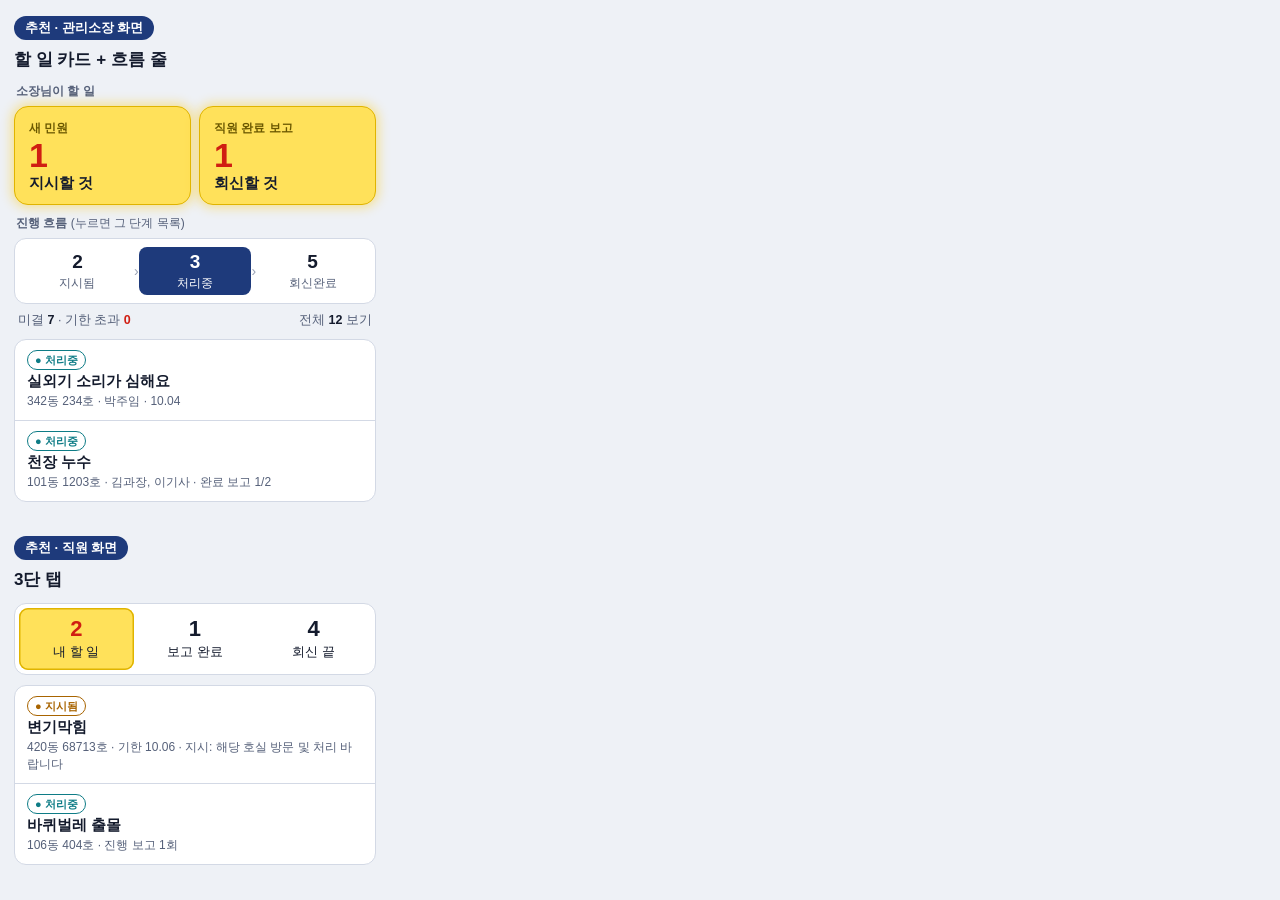
<file: mockups/status-best.html>
<!doctype html><html lang="ko"><head><meta charset="utf-8"><meta name="viewport" content="width=device-width,initial-scale=1">
<style>
:root{--accent:#1E3A7B;--ink:#141B2D;--muted:#556079;--line:#D3D9E5;--bg:#EEF1F6;--y:#FFE15A;--yb:#E0B400;--red:#D01E12}
*{box-sizing:border-box}body{margin:0;background:var(--bg);font-family:"IBM Plex Sans KR","Noto Sans KR",sans-serif;color:var(--ink)}
.opt{width:390px;padding:16px 14px 18px;background:var(--bg)}
.tag{display:inline-block;background:var(--accent);color:#fff;font-weight:700;font-size:13px;border-radius:999px;padding:3px 11px;margin-bottom:6px}
h2{margin:2px 0 12px;font-size:17px}
.cap{font-size:12px;color:var(--muted);margin:2px 2px 6px;font-weight:600}
.todo{display:grid;grid-template-columns:1fr 1fr;gap:8px;margin-bottom:10px}
.big{background:var(--y);border:1.5px solid var(--yb);border-radius:14px;padding:11px 14px;box-shadow:0 0 12px 2px rgba(255,200,0,.45)}
.big small{font-size:12px;color:#6B5800;font-weight:600}.big b{display:block;font-size:34px;color:var(--red);line-height:1.1}.big span{font-size:14.5px;font-weight:700}
.big em{font-style:normal;font-size:11.5px;color:var(--red);font-weight:700;margin-left:4px}
.flow{display:flex;align-items:center;background:#fff;border:1px solid var(--line);border-radius:12px;padding:8px 6px}
.fs{flex:1;text-align:center;border-radius:8px;padding:4px 2px}.fs b{display:block;font-size:19px}.fs span{font-size:11.5px;color:var(--muted)}
.fs.on{background:var(--accent)}.fs.on b,.fs.on span{color:#fff}
.ar{color:#9AA3B5;font-size:14px}
.tot{display:flex;justify-content:space-between;font-size:12.5px;color:var(--muted);margin:8px 4px 10px}.tot b{color:var(--ink)}
.list{background:#fff;border:1px solid var(--line);border-radius:12px}
.it{padding:10px 12px;border-bottom:1px solid var(--line);font-size:13px}.it:last-child{border-bottom:0}.it b{display:block;font-size:14.5px;margin:2px 0}.it .m{color:var(--muted);font-size:12px}
.pill{display:inline-flex;border:1px solid currentColor;border-radius:999px;padding:0 7px;font-size:11px;font-weight:600;line-height:18px}
/* staff */
.tabs{display:grid;grid-template-columns:repeat(3,1fr);background:#fff;border:1px solid var(--line);border-radius:12px;padding:4px;gap:4px;margin-bottom:10px}
.tab{border-radius:9px;padding:9px 4px;text-align:center}.tab b{display:block;font-size:22px;line-height:1.1}.tab span{font-size:12.5px}
.tab.on{background:var(--y);box-shadow:inset 0 0 0 1.5px var(--yb)}.tab.on b{color:var(--red)}
</style></head><body>
<section class="opt" id="m">
  <span class="tag">추천 · 관리소장 화면</span><h2>할 일 카드 + 흐름 줄</h2>
  <div class="cap">소장님이 할 일</div>
  <div class="todo">
    <div class="big"><small>새 민원</small><b>1</b><span>지시할 것</span></div>
    <div class="big"><small>직원 완료 보고</small><b>1</b><span>회신할 것</span></div>
  </div>
  <div class="cap">진행 흐름 <span style="font-weight:400">(누르면 그 단계 목록)</span></div>
  <div class="flow">
    <div class="fs"><b>2</b><span>지시됨</span></div><span class="ar">›</span>
    <div class="fs on"><b>3</b><span>처리중</span></div><span class="ar">›</span>
    <div class="fs"><b>5</b><span>회신완료</span></div>
  </div>
  <div class="tot"><span>미결 <b>7</b> · 기한 초과 <b style="color:#D01E12">0</b></span><span>전체 <b>12</b> 보기</span></div>
  <div class="list">
    <div class="it"><span class="pill" style="color:#0E7C86">● 처리중</span><b>실외기 소리가 심해요</b><span class="m">342동 234호 · 박주임 · 10.04</span></div>
    <div class="it"><span class="pill" style="color:#0E7C86">● 처리중</span><b>천장 누수</b><span class="m">101동 1203호 · 김과장, 이기사 · 완료 보고 1/2</span></div>
  </div>
</section>
<section class="opt" id="s">
  <span class="tag">추천 · 직원 화면</span><h2>3단 탭</h2>
  <div class="tabs">
    <div class="tab on"><b>2</b><span>내 할 일</span></div>
    <div class="tab"><b>1</b><span>보고 완료</span></div>
    <div class="tab"><b>4</b><span>회신 끝</span></div>
  </div>
  <div class="list">
    <div class="it"><span class="pill" style="color:#A86400">● 지시됨</span><b>변기막힘</b><span class="m">420동 68713호 · 기한 10.06 · 지시: 해당 호실 방문 및 처리 바랍니다</span></div>
    <div class="it"><span class="pill" style="color:#0E7C86">● 처리중</span><b>바퀴벌레 출몰</b><span class="m">106동 404호 · 진행 보고 1회</span></div>
  </div>
</section>
</body></html>
</file>
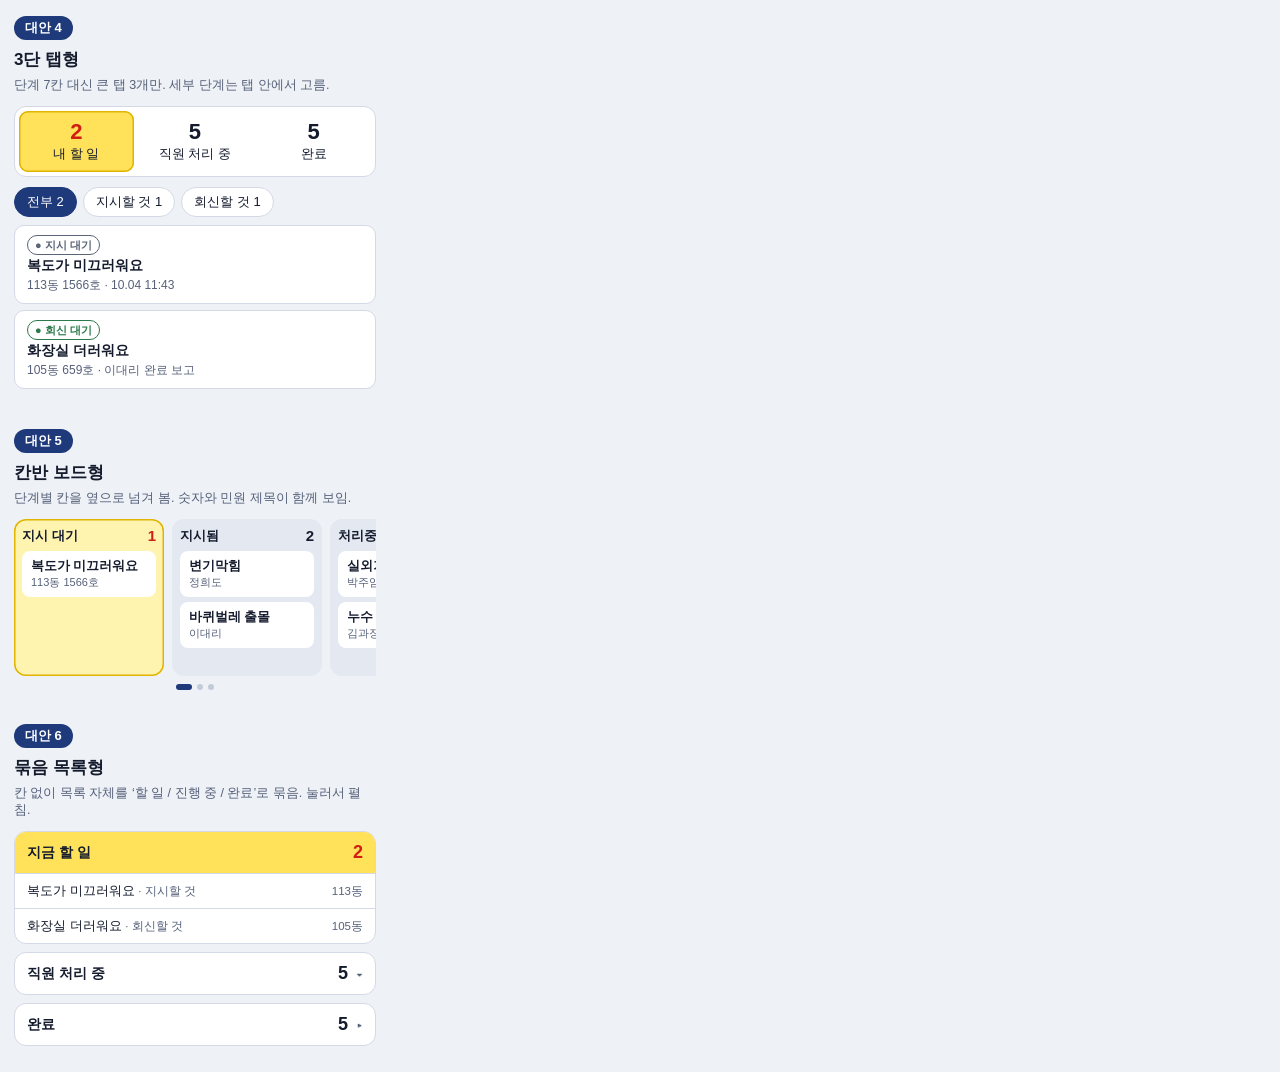
<file: mockups/status-options-2.html>
<!doctype html><html lang="ko"><head><meta charset="utf-8"><meta name="viewport" content="width=device-width,initial-scale=1">
<style>
:root{--accent:#1E3A7B;--ink:#141B2D;--muted:#556079;--line:#D3D9E5;--bg:#EEF1F6;--y:#FFE15A;--yb:#E0B400;--red:#D01E12}
*{box-sizing:border-box}body{margin:0;background:var(--bg);font-family:"IBM Plex Sans KR","Noto Sans KR",sans-serif;color:var(--ink)}
.opt{width:390px;padding:16px 14px 18px;background:var(--bg)}
.tag{display:inline-block;background:var(--accent);color:#fff;font-weight:700;font-size:13px;border-radius:999px;padding:3px 11px;margin-bottom:6px}
h2{margin:2px 0 12px;font-size:17px}.sub{font-size:12.5px;color:var(--muted);margin:-6px 0 12px}
.pill{display:inline-flex;align-items:center;gap:4px;border:1px solid currentColor;border-radius:999px;padding:0 7px;font-size:11px;font-weight:600;line-height:18px}
/* 4 탭형 */
.tabs{display:grid;grid-template-columns:repeat(3,1fr);background:#fff;border:1px solid var(--line);border-radius:12px;padding:4px;gap:4px}
.tab{border-radius:9px;padding:9px 4px;text-align:center}.tab b{display:block;font-size:22px;line-height:1.1}.tab span{font-size:12.5px}
.tab.on{background:var(--y);box-shadow:inset 0 0 0 1.5px var(--yb)}.tab.on b{color:var(--red)}
.subf{display:flex;gap:6px;margin:10px 0 8px}.sf{background:#fff;border:1px solid var(--line);border-radius:999px;padding:5px 12px;font-size:13px}.sf.on{background:var(--accent);color:#fff;border-color:var(--accent)}
.card{background:#fff;border:1px solid var(--line);border-radius:10px;padding:9px 12px;margin-bottom:6px;font-size:13px}.card b{font-size:14px;display:block;margin:2px 0}
.card .m{color:var(--muted);font-size:12px}
/* 5 칸반형 */
.board{display:flex;gap:8px;overflow:hidden}
.col{flex:0 0 150px;background:#E3E8F1;border-radius:12px;padding:8px}
.col h4{margin:0 0 6px;font-size:13px;display:flex;justify-content:space-between}.col h4 b{font-size:15px}
.col.me{background:#FFF3B0;box-shadow:inset 0 0 0 1.5px var(--yb)}.col.me h4 b{color:var(--red)}
.mini{background:#fff;border-radius:8px;padding:7px 9px;margin-bottom:5px;font-size:12px}.mini b{display:block;font-size:12.5px}.mini span{color:var(--muted);font-size:11px}
.more{font-size:11.5px;color:var(--muted);text-align:center}
.dots{display:flex;justify-content:center;gap:5px;margin-top:8px}.dots i{width:6px;height:6px;border-radius:50%;background:#C3CADA}.dots i.on{background:var(--accent);width:16px;border-radius:3px}
/* 6 묶음 목록형 */
.grp{background:#fff;border:1px solid var(--line);border-radius:12px;margin-bottom:8px;overflow:hidden}
.gh{display:flex;align-items:center;gap:8px;padding:10px 12px;font-weight:700;font-size:14px}
.gh .n{margin-left:auto;font-size:18px}.gh .ar{color:var(--muted);font-weight:400}
.grp.me .gh{background:var(--y)}.grp.me .n{color:var(--red)}
.it{border-top:1px solid var(--line);padding:8px 12px;font-size:13px;display:flex;justify-content:space-between;align-items:center}
.it .m{color:var(--muted);font-size:11.5px}
</style></head><body>

<section class="opt" id="d">
  <span class="tag">대안 4</span><h2>3단 탭형</h2><p class="sub">단계 7칸 대신 큰 탭 3개만. 세부 단계는 탭 안에서 고름.</p>
  <div class="tabs">
    <div class="tab on"><b>2</b><span>내 할 일</span></div>
    <div class="tab"><b>5</b><span>직원 처리 중</span></div>
    <div class="tab"><b>5</b><span>완료</span></div>
  </div>
  <div class="subf"><span class="sf on">전부 2</span><span class="sf">지시할 것 1</span><span class="sf">회신할 것 1</span></div>
  <div class="card"><span class="pill" style="color:#5A6478">● 지시 대기</span><b>복도가 미끄러워요</b><span class="m">113동 1566호 · 10.04 11:43</span></div>
  <div class="card"><span class="pill" style="color:#2B7A4B">● 회신 대기</span><b>화장실 더러워요</b><span class="m">105동 659호 · 이대리 완료 보고</span></div>
</section>

<section class="opt" id="e">
  <span class="tag">대안 5</span><h2>칸반 보드형</h2><p class="sub">단계별 칸을 옆으로 넘겨 봄. 숫자와 민원 제목이 함께 보임.</p>
  <div class="board">
    <div class="col me"><h4>지시 대기 <b>1</b></h4><div class="mini"><b>복도가 미끄러워요</b><span>113동 1566호</span></div></div>
    <div class="col"><h4>지시됨 <b>2</b></h4><div class="mini"><b>변기막힘</b><span>정희도</span></div><div class="mini"><b>바퀴벌레 출몰</b><span>이대리</span></div></div>
    <div class="col"><h4>처리중 <b>3</b></h4><div class="mini"><b>실외기 소음</b><span>박주임</span></div><div class="mini"><b>누수</b><span>김과장</span></div><div class="more">+1건</div></div>
  </div>
  <div class="dots"><i class="on"></i><i></i><i></i></div>
</section>

<section class="opt" id="f">
  <span class="tag">대안 6</span><h2>묶음 목록형</h2><p class="sub">칸 없이 목록 자체를 ‘할 일 / 진행 중 / 완료’로 묶음. 눌러서 펼침.</p>
  <div class="grp me"><div class="gh">지금 할 일 <span class="n">2</span></div>
    <div class="it"><span>복도가 미끄러워요 <span class="m">· 지시할 것</span></span><span class="m">113동</span></div>
    <div class="it"><span>화장실 더러워요 <span class="m">· 회신할 것</span></span><span class="m">105동</span></div></div>
  <div class="grp"><div class="gh">직원 처리 중 <span class="n">5</span><span class="ar">▾</span></div></div>
  <div class="grp"><div class="gh">완료 <span class="n">5</span><span class="ar">▸</span></div></div>
</section>
</body></html>
</file>
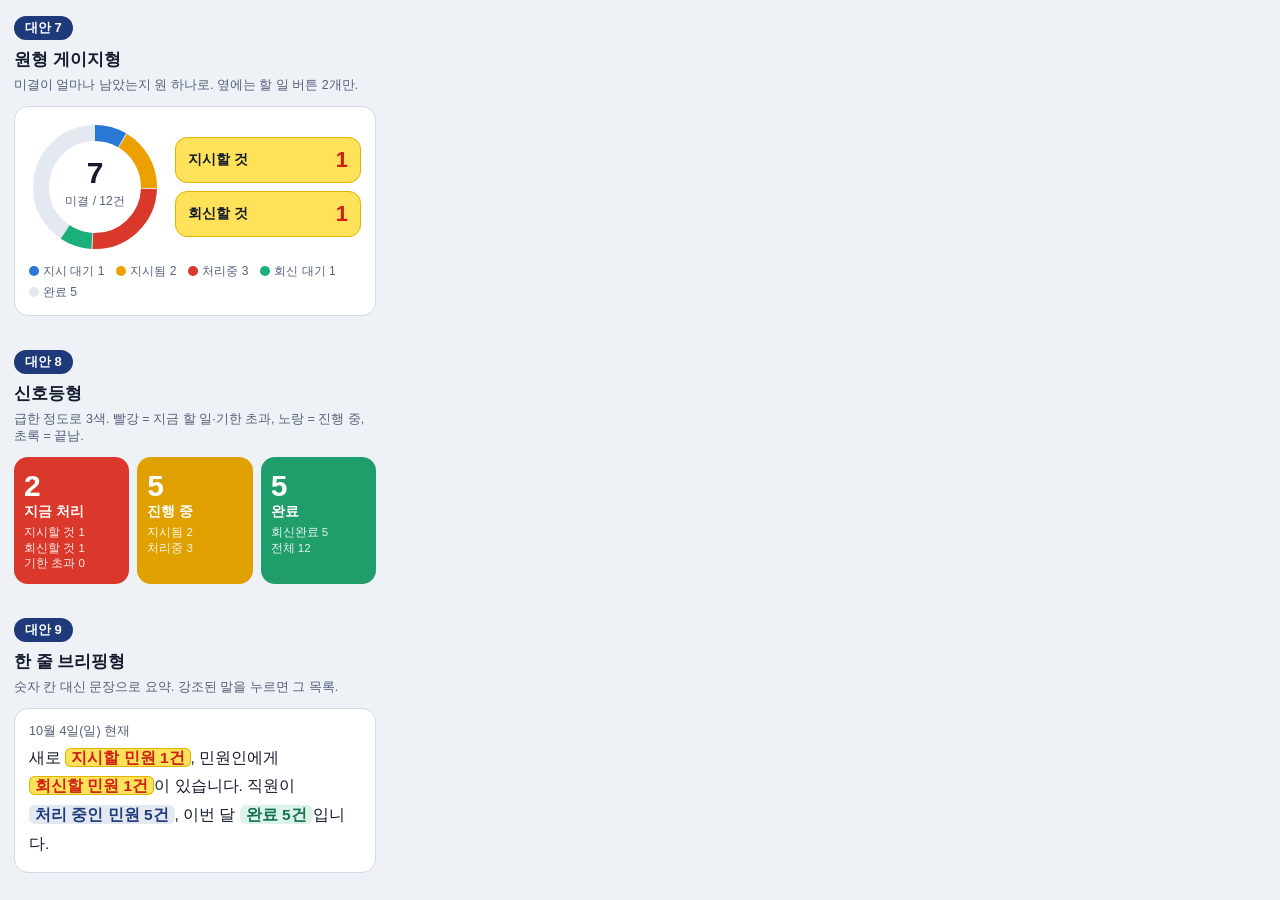
<file: mockups/status-options-3.html>
<!doctype html><html lang="ko"><head><meta charset="utf-8"><meta name="viewport" content="width=device-width,initial-scale=1">
<style>
:root{--accent:#1E3A7B;--ink:#141B2D;--muted:#556079;--line:#D3D9E5;--bg:#EEF1F6;--y:#FFE15A;--yb:#E0B400;--red:#D01E12}
*{box-sizing:border-box}body{margin:0;background:var(--bg);font-family:"IBM Plex Sans KR","Noto Sans KR",sans-serif;color:var(--ink)}
.opt{width:390px;padding:16px 14px 18px;background:var(--bg)}
.tag{display:inline-block;background:var(--accent);color:#fff;font-weight:700;font-size:13px;border-radius:999px;padding:3px 11px;margin-bottom:6px}
h2{margin:2px 0 12px;font-size:17px}.sub{font-size:12.5px;color:var(--muted);margin:-6px 0 12px}
.box{background:#fff;border:1px solid var(--line);border-radius:14px;padding:14px}
/* 7 원형 게이지 */
.gw{display:flex;align-items:center;gap:14px}
.gw svg{flex:none}
.acts{flex:1;display:flex;flex-direction:column;gap:8px}
.act{background:var(--y);border:1.5px solid var(--yb);border-radius:12px;padding:9px 12px;display:flex;justify-content:space-between;align-items:center;font-weight:700;font-size:14px}
.act b{color:var(--red);font-size:22px}
.gl{display:flex;flex-wrap:wrap;gap:4px 12px;margin-top:10px;font-size:12px;color:var(--muted)}.gl i{display:inline-block;width:10px;height:10px;border-radius:50%;margin-right:4px;vertical-align:-1px}
/* 8 신호등 */
.lights{display:grid;grid-template-columns:repeat(3,1fr);gap:8px}
.lt{border-radius:14px;padding:12px 10px;color:#fff;position:relative}
.lt b{display:block;font-size:30px;line-height:1.1}.lt span{font-weight:700;font-size:14px}.lt small{display:block;font-size:11.5px;opacity:.9;margin-top:4px;line-height:1.35}
.r{background:#D9382B}.yy{background:#E0A100}.g{background:#1F9D6B}
/* 9 브리핑 */
.brief{font-size:15.5px;line-height:1.85}
.brief a{font-weight:700;text-decoration:none;border-radius:6px;padding:1px 6px;white-space:nowrap}
.brief .hot{background:var(--y);color:var(--red);box-shadow:inset 0 0 0 1px var(--yb)}
.brief .cool{background:#E3E8F1;color:var(--accent)}
.brief .ok{background:#DDF3E9;color:#14724E}
.date{font-size:12.5px;color:var(--muted);margin-bottom:4px}
</style></head><body>

<section class="opt" id="g">
  <span class="tag">대안 7</span><h2>원형 게이지형</h2><p class="sub">미결이 얼마나 남았는지 원 하나로. 옆에는 할 일 버튼 2개만.</p>
  <div class="box"><div class="gw">
    <svg width="132" height="132" viewBox="0 0 132 132">
      <g transform="rotate(-90 66 66)" fill="none" stroke-width="16">
        <circle cx="66" cy="66" r="54" stroke="#E3E8F1"/>
        <circle cx="66" cy="66" r="54" stroke="#2a78d6" stroke-dasharray="28.3 311" stroke-dashoffset="0"/>
        <circle cx="66" cy="66" r="54" stroke="#eda100" stroke-dasharray="56.5 311" stroke-dashoffset="-29.3"/>
        <circle cx="66" cy="66" r="54" stroke="#d9382b" stroke-dasharray="84.8 311" stroke-dashoffset="-86.8"/>
        <circle cx="66" cy="66" r="54" stroke="#1baf7a" stroke-dasharray="28.3 311" stroke-dashoffset="-172.6"/>
      </g>
      <text x="66" y="62" text-anchor="middle" font-size="30" font-weight="700" fill="#141B2D">7</text>
      <text x="66" y="84" text-anchor="middle" font-size="12" fill="#556079">미결 / 12건</text>
    </svg>
    <div class="acts"><div class="act">지시할 것 <b>1</b></div><div class="act">회신할 것 <b>1</b></div></div>
  </div>
  <div class="gl"><span><i style="background:#2a78d6"></i>지시 대기 1</span><span><i style="background:#eda100"></i>지시됨 2</span><span><i style="background:#d9382b"></i>처리중 3</span><span><i style="background:#1baf7a"></i>회신 대기 1</span><span><i style="background:#E3E8F1"></i>완료 5</span></div></div>
</section>

<section class="opt" id="h">
  <span class="tag">대안 8</span><h2>신호등형</h2><p class="sub">급한 정도로 3색. 빨강 = 지금 할 일·기한 초과, 노랑 = 진행 중, 초록 = 끝남.</p>
  <div class="lights">
    <div class="lt r"><b>2</b><span>지금 처리</span><small>지시할 것 1<br>회신할 것 1<br>기한 초과 0</small></div>
    <div class="lt yy"><b>5</b><span>진행 중</span><small>지시됨 2<br>처리중 3</small></div>
    <div class="lt g"><b>5</b><span>완료</span><small>회신완료 5<br>전체 12</small></div>
  </div>
</section>

<section class="opt" id="i">
  <span class="tag">대안 9</span><h2>한 줄 브리핑형</h2><p class="sub">숫자 칸 대신 문장으로 요약. 강조된 말을 누르면 그 목록.</p>
  <div class="box">
    <div class="date">10월 4일(일) 현재</div>
    <div class="brief">새로 <a class="hot">지시할 민원 1건</a>, 민원인에게 <a class="hot">회신할 민원 1건</a>이 있습니다. 직원이 <a class="cool">처리 중인 민원 5건</a>, 이번 달 <a class="ok">완료 5건</a>입니다.</div>
  </div>
</section>
</body></html>
</file>
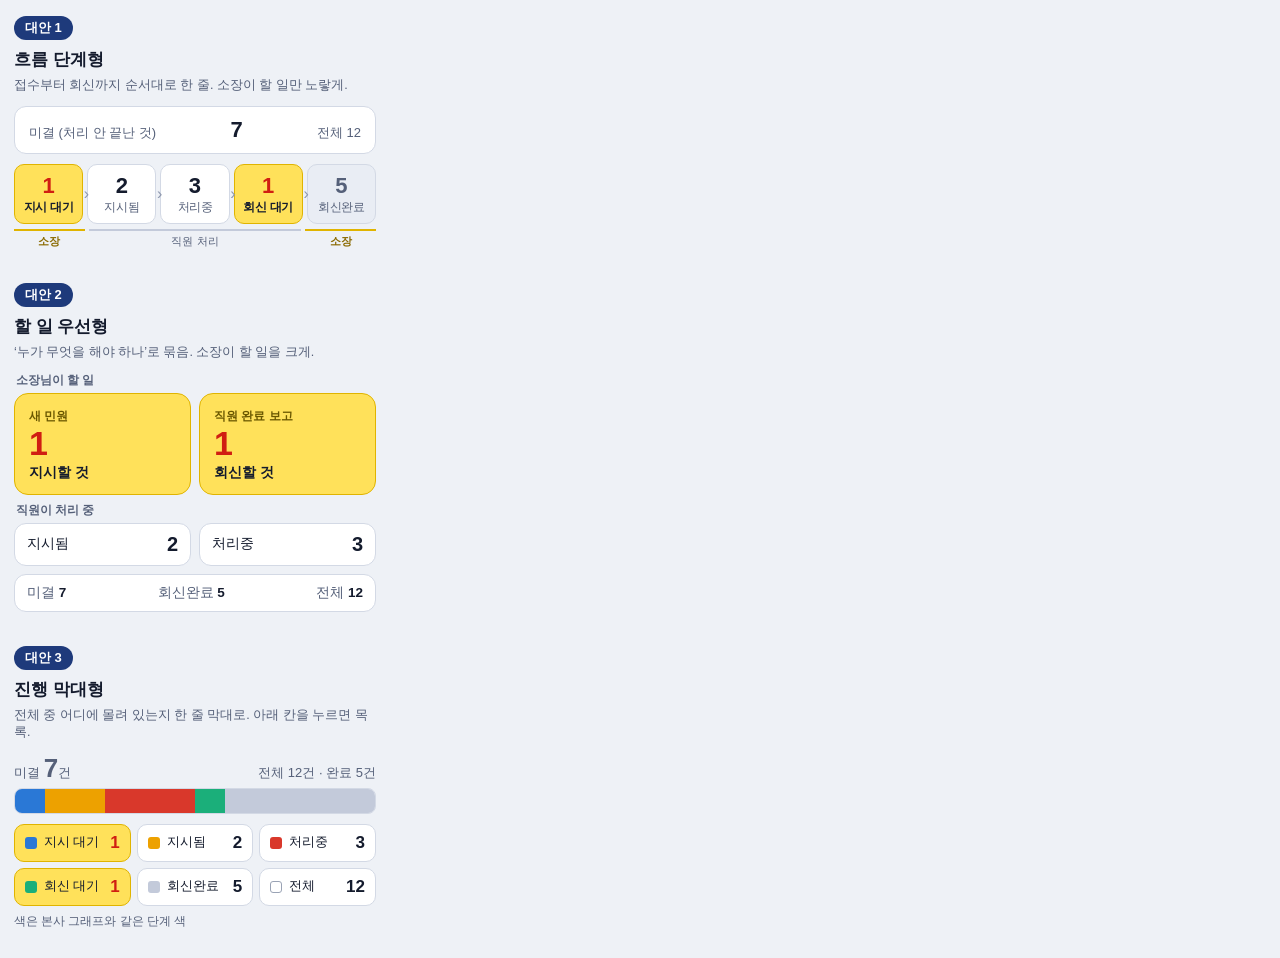
<file: mockups/status-options.html>
<!doctype html><html lang="ko"><head><meta charset="utf-8"><meta name="viewport" content="width=device-width,initial-scale=1">
<style>
:root{--accent:#1E3A7B;--ink:#141B2D;--muted:#556079;--line:#D3D9E5;--bg:#EEF1F6;--y:#FFE15A;--yb:#E0B400;--red:#D01E12}
*{box-sizing:border-box}body{margin:0;background:var(--bg);font-family:"IBM Plex Sans KR","Noto Sans KR",sans-serif;color:var(--ink)}
.opt{width:390px;padding:16px 14px 18px;background:var(--bg)}
.tag{display:inline-block;background:var(--accent);color:#fff;font-weight:700;font-size:13px;border-radius:999px;padding:3px 11px;margin-bottom:6px}
h2{margin:2px 0 12px;font-size:17px}
.sub{font-size:12.5px;color:var(--muted);margin:-6px 0 12px}
/* A 흐름 단계형 */
.sum{display:flex;justify-content:space-between;align-items:baseline;background:#fff;border:1px solid var(--line);border-radius:12px;padding:10px 14px;margin-bottom:10px}
.sum b{font-size:22px}.sum span{font-size:13px;color:var(--muted)}
.flow{display:grid;grid-template-columns:repeat(5,1fr);gap:4px;position:relative}
.st{background:#fff;border:1px solid var(--line);border-radius:10px;padding:9px 2px 8px;text-align:center;position:relative}
.st b{display:block;font-size:22px;line-height:1.1}.st span{font-size:11.5px;color:var(--muted);display:block;margin-top:2px;letter-spacing:-.03em}
.st.me{background:var(--y);border-color:var(--yb)}.st.me b{color:var(--red)}.st.me span{color:var(--ink);font-weight:600}
.st.done{background:#E9EDF4}.st.done b{color:var(--muted)}
.st:not(:last-child)::after{content:"›";position:absolute;right:-7px;top:50%;transform:translateY(-50%);font-size:16px;color:#8D97AD;z-index:2}
.who{display:grid;grid-template-columns:1fr 3fr 1fr;gap:4px;margin-top:5px;font-size:11px;color:var(--muted);text-align:center}
.who div{border-top:2px solid #C3CADA;padding-top:3px}.who .m{border-color:var(--yb);color:#8A6A00;font-weight:600}
/* B 할 일 우선형 */
.todo{display:grid;grid-template-columns:1fr 1fr;gap:8px;margin-bottom:8px}
.big{background:var(--y);border:1.5px solid var(--yb);border-radius:14px;padding:12px 14px}
.big small{font-size:12px;color:#6B5800;font-weight:600}.big b{display:block;font-size:34px;color:var(--red);line-height:1.1}.big span{font-size:14px;font-weight:700}
.row2{display:flex;gap:8px;margin-bottom:8px}
.mid{flex:1;background:#fff;border:1px solid var(--line);border-radius:12px;padding:9px 12px;display:flex;justify-content:space-between;align-items:center}
.mid span{font-size:13.5px}.mid b{font-size:20px}
.foot{display:flex;justify-content:space-between;font-size:13.5px;color:var(--muted);background:#fff;border:1px solid var(--line);border-radius:12px;padding:9px 12px}
.foot b{color:var(--ink)}
.cap{font-size:11.5px;color:var(--muted);margin:2px 2px 5px;font-weight:600}
/* C 진행 막대형 */
.bar{display:flex;height:26px;border-radius:8px;overflow:hidden;margin:4px 0 10px;border:1px solid var(--line)}
.bar i{display:block;height:100%}
.leg{display:grid;grid-template-columns:repeat(3,1fr);gap:6px}
.lg{background:#fff;border:1px solid var(--line);border-radius:10px;padding:8px 10px;display:flex;align-items:center;gap:7px}
.lg i{width:12px;height:12px;border-radius:3px;flex:none}.lg span{font-size:12.5px;flex:1}.lg b{font-size:17px}
.lg.me{background:var(--y);border-color:var(--yb)}.lg.me b{color:var(--red)}
.head{display:flex;justify-content:space-between;align-items:baseline;margin-bottom:2px}.head b{font-size:26px}.head span{font-size:13px;color:var(--muted)}
.note{font-size:11.5px;color:var(--muted);margin-top:8px}
</style></head><body>

<section class="opt" id="a">
  <span class="tag">대안 1</span><h2>흐름 단계형</h2><p class="sub">접수부터 회신까지 순서대로 한 줄. 소장이 할 일만 노랗게.</p>
  <div class="sum"><span>미결 (처리 안 끝난 것)</span><b>7</b><span>전체 12</span></div>
  <div class="flow">
    <div class="st me"><b>1</b><span>지시 대기</span></div>
    <div class="st"><b>2</b><span>지시됨</span></div>
    <div class="st"><b>3</b><span>처리중</span></div>
    <div class="st me"><b>1</b><span>회신 대기</span></div>
    <div class="st done"><b>5</b><span>회신완료</span></div>
  </div>
  <div class="who"><div class="m">소장</div><div>직원 처리</div><div class="m">소장</div></div>
</section>

<section class="opt" id="b">
  <span class="tag">대안 2</span><h2>할 일 우선형</h2><p class="sub">‘누가 무엇을 해야 하나’로 묶음. 소장이 할 일을 크게.</p>
  <div class="cap">소장님이 할 일</div>
  <div class="todo">
    <div class="big"><small>새 민원</small><b>1</b><span>지시할 것</span></div>
    <div class="big"><small>직원 완료 보고</small><b>1</b><span>회신할 것</span></div>
  </div>
  <div class="cap">직원이 처리 중</div>
  <div class="row2"><div class="mid"><span>지시됨</span><b>2</b></div><div class="mid"><span>처리중</span><b>3</b></div></div>
  <div class="foot"><span>미결 <b>7</b></span><span>회신완료 <b>5</b></span><span>전체 <b>12</b></span></div>
</section>

<section class="opt" id="c">
  <span class="tag">대안 3</span><h2>진행 막대형</h2><p class="sub">전체 중 어디에 몰려 있는지 한 줄 막대로. 아래 칸을 누르면 목록.</p>
  <div class="head"><span>미결 <b>7</b>건</span><span>전체 12건 · 완료 5건</span></div>
  <div class="bar"><i style="flex:1;background:#2a78d6"></i><i style="flex:2;background:#eda100"></i><i style="flex:3;background:#d9382b"></i><i style="flex:1;background:#1baf7a"></i><i style="flex:5;background:#C3CADA"></i></div>
  <div class="leg">
    <div class="lg me"><i style="background:#2a78d6"></i><span>지시 대기</span><b>1</b></div>
    <div class="lg"><i style="background:#eda100"></i><span>지시됨</span><b>2</b></div>
    <div class="lg"><i style="background:#d9382b"></i><span>처리중</span><b>3</b></div>
    <div class="lg me"><i style="background:#1baf7a"></i><span>회신 대기</span><b>1</b></div>
    <div class="lg"><i style="background:#C3CADA"></i><span>회신완료</span><b>5</b></div>
    <div class="lg"><i style="background:#fff;border:1px solid #9aa3b5"></i><span>전체</span><b>12</b></div>
  </div>
  <p class="note">색은 본사 그래프와 같은 단계 색</p>
</section>
</body></html>
</file>
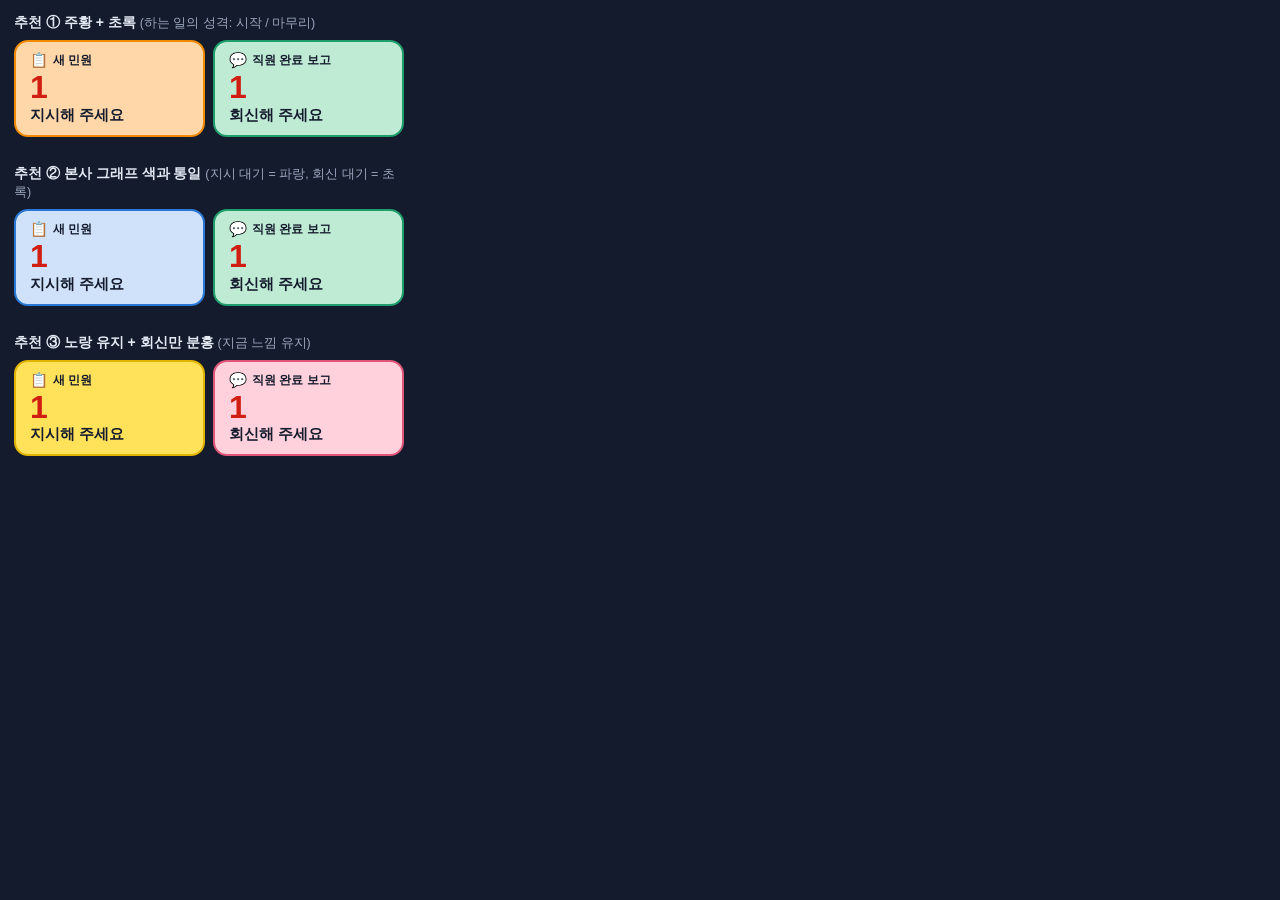
<file: mockups/todo-colors.html>
<!doctype html><html lang="ko"><head><meta charset="utf-8"><style>
body{margin:0;background:#141B2D;font-family:"IBM Plex Sans KR","Noto Sans KR",sans-serif;color:#E4E9F3}
.opt{width:390px;padding:14px}
.t{font-size:14px;font-weight:700;margin:0 0 8px}.t span{font-weight:400;color:#9AA5BC;font-size:12.5px}
.row{display:grid;grid-template-columns:1fr 1fr;gap:8px}
.c{border-radius:14px;padding:10px 14px;border:2px solid;color:#141B2D}
.c small{font-size:12px;font-weight:600;display:flex;align-items:center;gap:5px}.c b{display:block;font-size:32px;line-height:1.15;color:#D01E12}.c span{font-size:14.5px;font-weight:700}
.ic{font-size:15px}
</style></head><body>
<section class="opt" id="p1"><p class="t">추천 ① 주황 + 초록 <span>(하는 일의 성격: 시작 / 마무리)</span></p>
<div class="row"><div class="c" style="background:#FFD7A8;border-color:#F08A00"><small><span class="ic">📋</span>새 민원</small><b>1</b><span>지시해 주세요</span></div>
<div class="c" style="background:#BFEBD5;border-color:#1F9D6B"><small><span class="ic">💬</span>직원 완료 보고</small><b>1</b><span>회신해 주세요</span></div></div></section>
<section class="opt" id="p2"><p class="t">추천 ② 본사 그래프 색과 통일 <span>(지시 대기 = 파랑, 회신 대기 = 초록)</span></p>
<div class="row"><div class="c" style="background:#CFE2FA;border-color:#2a78d6"><small><span class="ic">📋</span>새 민원</small><b>1</b><span>지시해 주세요</span></div>
<div class="c" style="background:#BFEBD5;border-color:#1F9D6B"><small><span class="ic">💬</span>직원 완료 보고</small><b>1</b><span>회신해 주세요</span></div></div></section>
<section class="opt" id="p3"><p class="t">추천 ③ 노랑 유지 + 회신만 분홍 <span>(지금 느낌 유지)</span></p>
<div class="row"><div class="c" style="background:#FFE15A;border-color:#E0B400"><small><span class="ic">📋</span>새 민원</small><b>1</b><span>지시해 주세요</span></div>
<div class="c" style="background:#FFD1DC;border-color:#E0567A"><small><span class="ic">💬</span>직원 완료 보고</small><b>1</b><span>회신해 주세요</span></div></div></section>
</body></html>
</file>
